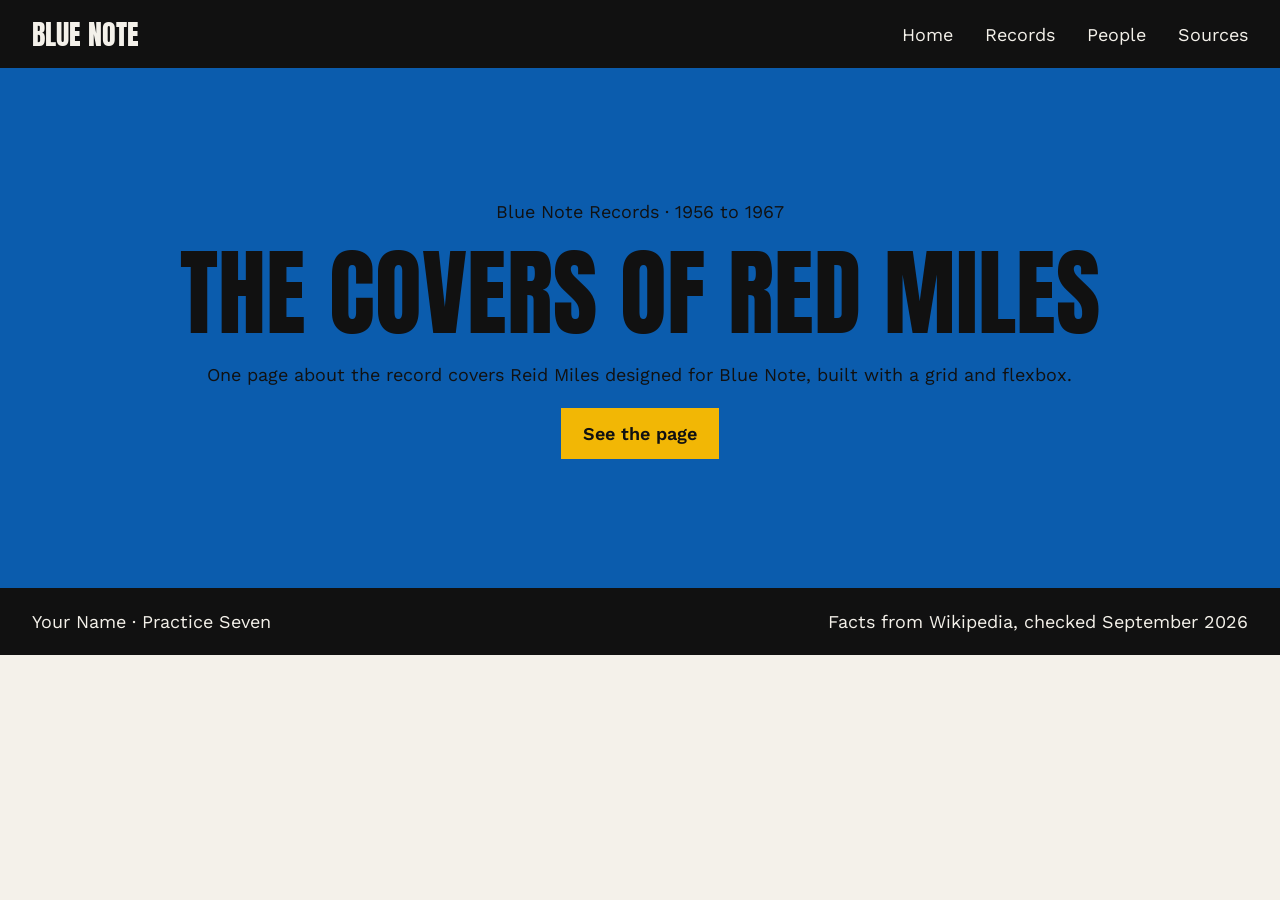
<file: index.html>
<!DOCTYPE html>
<html lang="en">
<head>
  <meta charset="UTF-8">
  <meta name="viewport" content="width=device-width, initial-scale=1.0">
  <title>Your Name, Web 1</title>

  <link rel="preconnect" href="https://fonts.googleapis.com">
  <link rel="preconnect" href="https://fonts.gstatic.com" crossorigin>
  <link href="https://fonts.googleapis.com/css2?family=Anton&family=Work+Sans:wght@400;600&display=swap" rel="stylesheet">

  <link rel="stylesheet" href="css/styles.css">
</head>
<body>

<header class="site-header">
  <a class="logo" href="index.html">Blue Note</a>
  <nav>
    <ul>
      <li><a href="..//index.html">Home</a></li>
                    <li><a href="#records">Records</a></li>
                    <li><a href="#people">People</a></li>
                    <li><a href="#sources">Sources</a></li>
    </ul>
  </nav>
</header>

<section class="hero">
  <p>Blue Note Records &middot; 1956 to 1967</p>
  <h1>The covers of Red Miles</h1>
  <p>One page about the record covers Reid Miles
     designed for Blue Note, built with a grid and flexbox.</p>
  <a class="button" href="pages/blue-note.html">See the page</a>
</section>

<footer class="site-footer" id="sources">
  <p>Your Name &middot; Practice Seven</p>
  <p>Facts from Wikipedia, checked September 2026</p>
</footer>

</body>
</html>
</file>
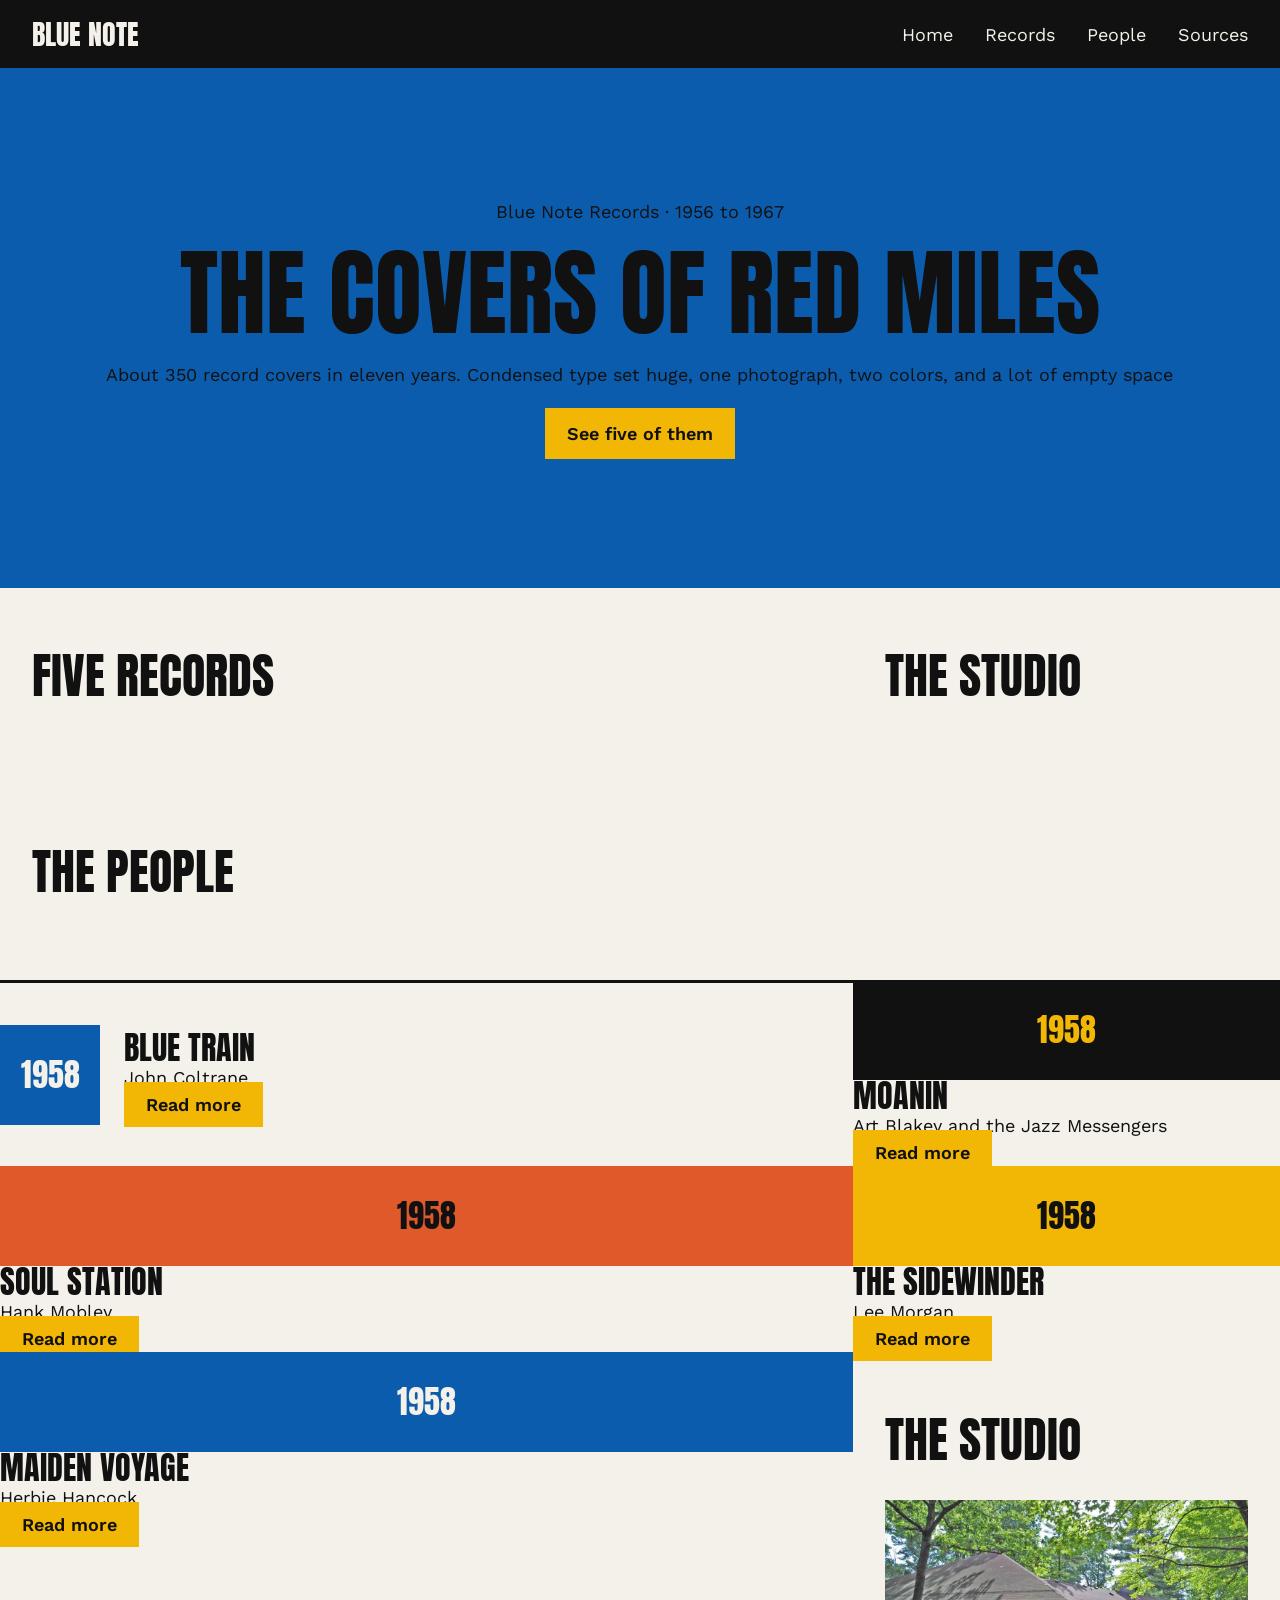
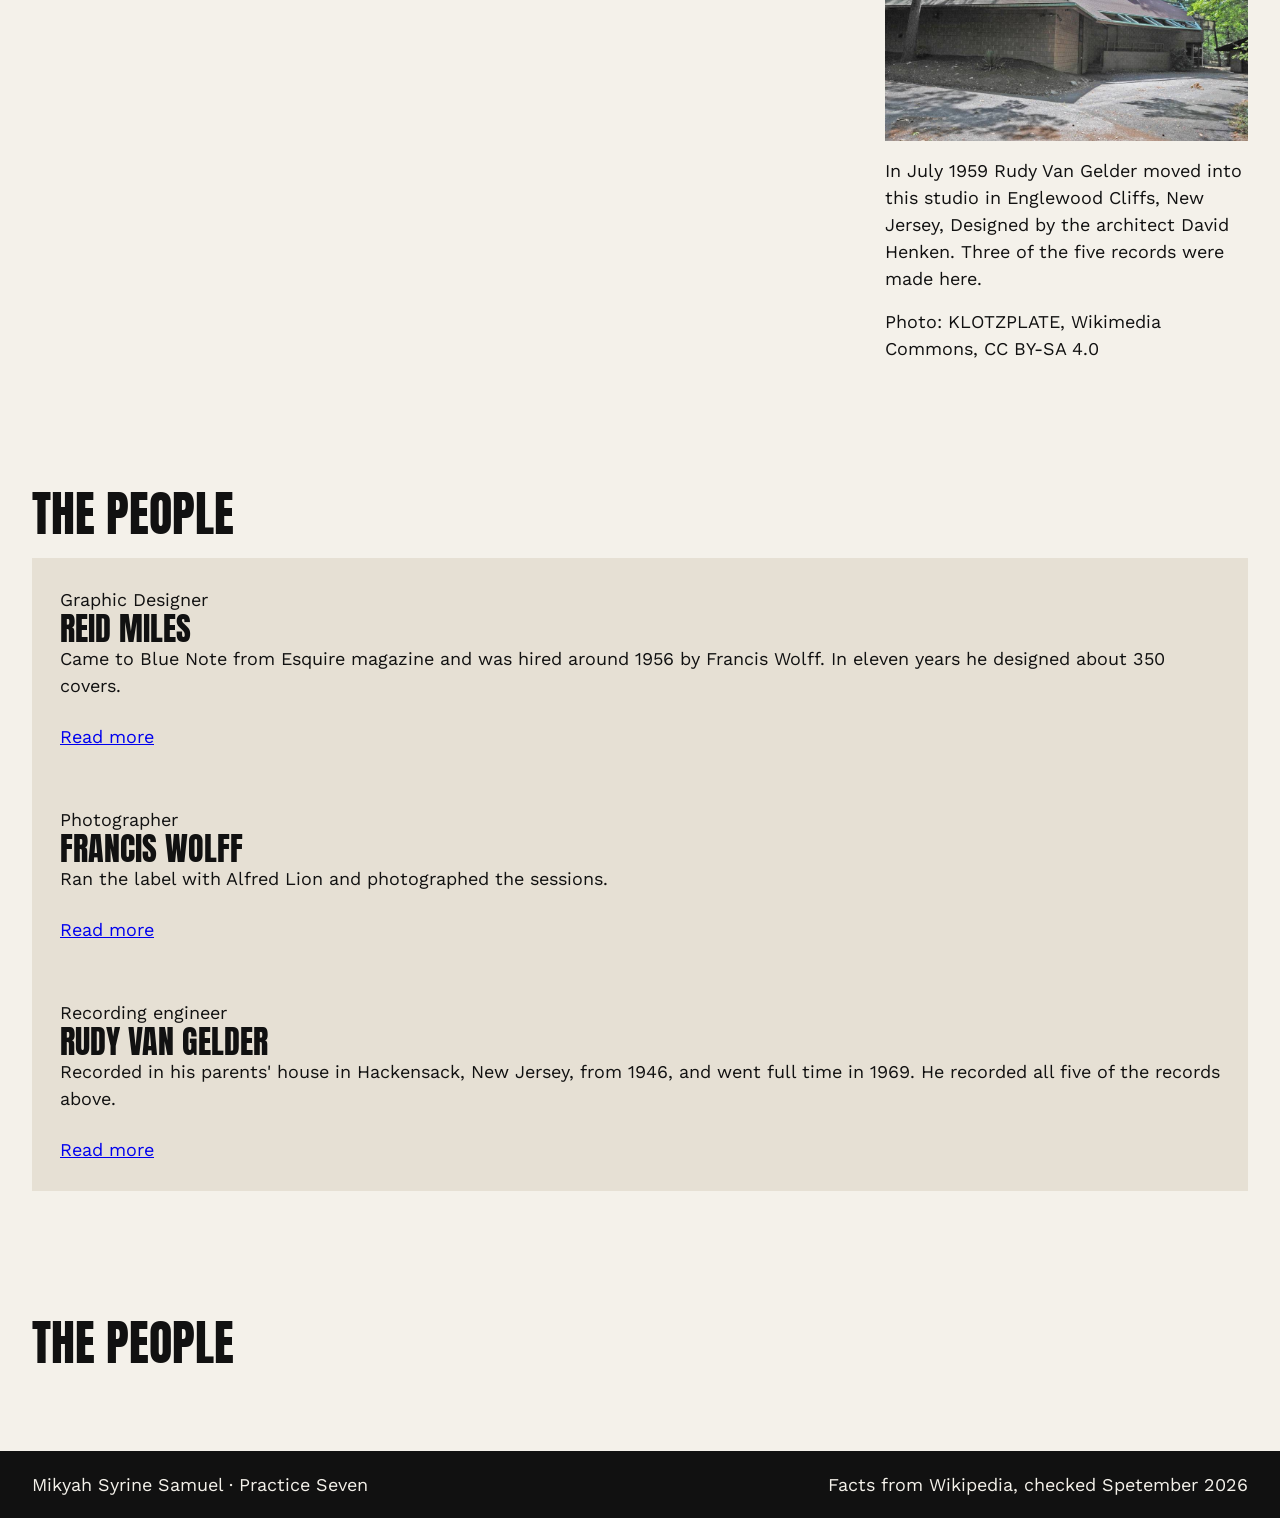
<file: pages/blue-note.html>
<!DOCTYPE html>
<html lang="en">
    <head>
        <meta charset="UTF-8">
        <meta name="viewport" content="width=device-width, initial-scale=1.0">
        <title>Blue Note, the covers of Reid Miles</title>
        <link rel="preconnect" href="https://fonts.googleapis.com">
        <link rel="preconnect" href="https://fonts.gstatic.com" crossorigin>
        <link href="https://fonts.googleapis.com/css2?family=Anton&family=Work+Sans:wght@400;600&display=swap" rel="stylesheet">
        
        <link rel="stylesheet" href="../css/styles.css">
    </head>
    <body>
    
        <header class="site-header">
            <a class="logo" href="../index.html">Blue Note</a>
            <nav>
                <ul>
                    <li><a href="..//index.html">Home</a></li>
                    <li><a href="#records">Records</a></li>
                    <li><a href="#people">People</a></li>
                    <li><a href="#sources">Sources</a></li>
                </ul>
            </nav>
        </header>

        <section class="hero">
            <p>Blue Note Records &middot; 1956 to 1967</p>
            <h1>The covers of Red Miles</h1>
            <p>About 350 record covers in eleven years.
                Condensed type set huge, one photograph, two colors,
                and a lot of empty space</p>
            <a class="button" href="#recoords">See five of them</a>
        </section>

        <section class="records" id="records">
            <h2>Five records</h2>
        </section>
        <aside class="studio">
            <h2>The Studio</h2>
        </aside>
        <section class="people" id="people">
            <h2>The People</h2>
        </section>

        <article class="album">
            <div class="swatch blue">1958</div>
            <div class="info">
                <h3>Blue Train</h3>
                <p>John Coltrane</p>
            <div>
                <a class="button" href="https://en.wikipedia.org/wiki/Blue_Train_(album)">Read more</a>
            </article>

             <article class="albums">
            <div class="swatch ink">1958</div>
            <div class="info">
                <h3>Moanin</h3>
                <p>Art Blakey and the Jazz Messengers</p>
            <div>
                <a class="button" href="https://en.wikipedia.org/wiki/Moanin%27">Read more</a>
            </article>

             <article class="albums">
            <div class="swatch orange">1958</div>
            <div class="info">
                <h3>Soul Station</h3>
                <p>Hank Mobley</p>
            <div>
                <a class="button" href="https://en.wikipedia.org/wiki/Soul Station">Read more</a>
            </article>

             <article class="albums">
            <div class="swatch yellow">1958</div>
            <div class="info">
                <h3>The Sidewinder</h3>
                <p>Lee Morgan</p>
            <div>
                <a class="button" href="https://en.wikipedia.org/wiki/The_Sidewinder">Read more</a>
            </article>

             <article class="albums">
            <div class="swatch blue">1958</div>
            <div class="info">
                <h3>Maiden Voyage</h3>
                <p>Herbie Hancock</p>
            <div>
                <a class="button" href="https://en.wikipedia.org/wiki/Maiden_Voyage(Herbie_Hancocke_album)">Read more</a>
            </article>
        </section>

        <aside class="studio">
            <h2>The studio</h2>
            <img src="../images/van-gelder-studio.jpg" width="1000" height="664"
                alt="The low brick Van Gelder Studio under tall trees in Englewood Cliffs, New Jersey">
                <p>In July 1959 Rudy Van Gelder moved into this studio in 
                    Englewood Cliffs, New Jersey, Designed by the architect
                    David Henken. Three of the five records were made here.</p>
                    <p>Photo: KLOTZPLATE, Wikimedia Commons, CC BY-SA 4.0</p>
        </aside>

        <section class="people" id="people">
            <h2>The people</h2>
            <div class="cards">
                <article class="person">
                    <div>
                        <p>Graphic Designer</p>
                        <h3>Reid Miles</h3>
                        <p>Came to Blue Note from Esquire magazine and was hired
                            around 1956 by Francis Wolff. In eleven years he 
                            designed about 350 covers.</p>
                    </div>
                    <a href="https://en.wikipedia.org/wiki/Reid_Miles">Read more</a>
                </article>
            </div>

            <article class="person">
                <div>
                    <p>Photographer</p>
                    <h3>Francis Wolff</h3>
                    <p>Ran the label with Alfred Lion and photographed
                        the sessions.</p>
                </div>
                <a href="https://en.wikipedia.org/wiki/Francis_Wolff">Read more</a>
            </article>

            <article class="person">
                <div>
                    <p>Recording engineer</p>
                    <h3>Rudy Van Gelder</h3>
                    <p>Recorded in his parents' house in Hackensack, New Jersey,
                        from 1946, and went full time in 1969. He recorded
                        all five of the records above.</p>
                </div>
                <a href="https://en.wikipedia.org/wiki/Rudy_Van_Gelder">Read more</a>
            </article>
        </section>

        <section class="people" id="people">
            <h2>The people</h2>
        </section>

        <footer class="site-footer" id="sources">
            <p>Mikyah Syrine Samuel &middot; Practice Seven</p>
            <p>Facts from Wikipedia, checked Spetember 2026</p>
        </footer>

    </body>
</html>
</file>
<file: css/styles.css>
*{
    box-sizing: border-box;
    margin: 0;
    padding: 0;
}

body {
    display: grid;
    grid-template-columns: 2fr 1fr;
    background-color: #F4F1EA;
    color: #111111;
    font-family: 'Work Sans', sans-serif;
    font-size: 18px;
    line-height: 1.5;
}

h1, h2, h3, .logo, .swatch {
    font-family: 'Anton', sans-serif;
    font-weight: 400;
    text-transform: uppercase;
    line-height: 1;
}

.site-header, .site-footer {
    display: flex;
    justify-content: space-between;
    align-items: center;
    padding: 20px 32px;
    background-color: #111111;
    color: #F4F1EA;
}

.site-header a {
    color: #F4F1EA;
    text-decoration: none;
}

.logo {
    font-size: 28px;
}

nav ul {
    display: flex;
    gap: 32px;
    list-style: none;
}

.hero {
    display: flex;
    flex-direction: column;
    justify-content: center;
    align-items: center;
    gap: 20px;
    min-height: 520px;
    padding: 48px 32px;
    background-color: #0B5CAD;
    text-align: center;
}

.hero h1 {
    font-size: 96px;
}

.button {
    padding: 12px 22px;
    background-color: #F2B705;
    color: #111111;
    font-weight: 600;
    text-decoration: none;
}

.site-header, .hero, .people, .site-footer {
    grid-column: span 2;
}

.records, .studio, .people {
    padding: 64px 32px;
}

h2{
    font-size: 48px;
    margin-bottom: 20px;
}

h3 {
    font-size: 32px;
}

.album {
    display: flex;
    align-items: center;
    gap: 24px;
    padding: 20px 0;
    border-top: 3px solid #111111;
}

.swatch {
    display: flex;
    justify-content: center;
    align-items: center;
    flex: 0 0 100px;
    height: 100px;
    font-size: 32px;
}

.blue { background-color: #0B5CAD; color: #F4F1EA; }
.ink { background-color: #111111; color: #F2B705; }
.orange { background-color: #E0592A; }
.yellow { background-color: #F2B705; }

.info {
    flex: 1;
}

.studio {
    display: flex;
    flex-direction: column;
    gap: 16px;
}

.studio img {
    width: 100%;
    height: auto;
}

.cards {
    display: flex;
    gap: 24px;
}

.person {
    flex: 1;
    display: flex;
    flex-direction: column;
    justify-content: space-between;
    gap: 24px;
    padding: 28px;
    background-color: #E6E0D4;
}
</file>
